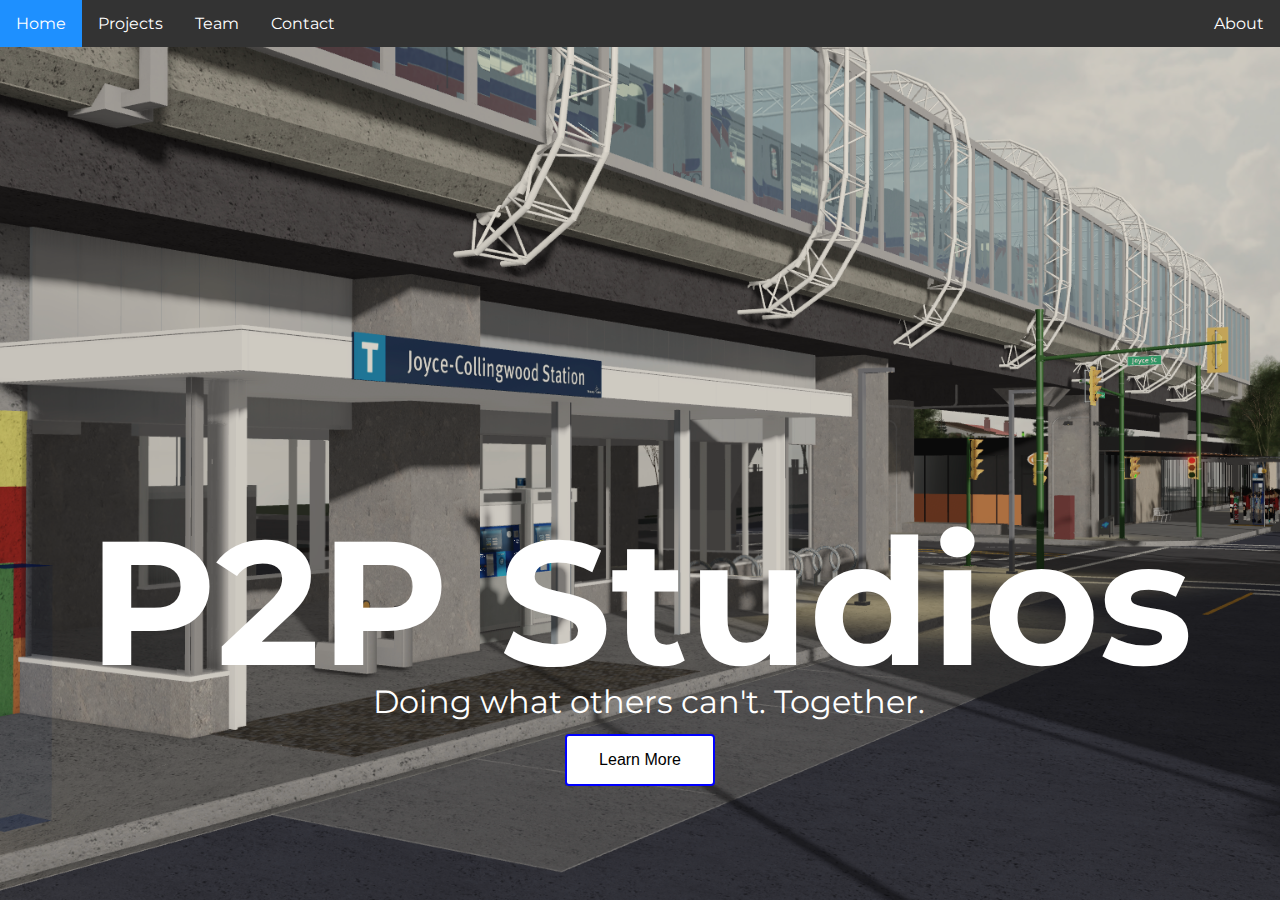
<file: pages/index.html>
<!DOCTYPE html>
<html lang="en">
<head>
    <meta charset="UTF-8">
    <meta name="viewport" content="width=device-width, initial-scale=1.0">
    <link rel="stylesheet" href="../css/unified-style.css">

    <!-- Google API Font Services -->

    <link rel="preconnect" href="https://fonts.googleapis.com">
    <link rel="preconnect" href="https://fonts.gstatic.com" crossorigin>
    <link href="https://fonts.googleapis.com/css2?family=Montserrat:ital,wght@0,100..900;1,100..900&display=swap" rel="stylesheet">
    <link rel="stylesheet" href="../css/index.css">
    <link rel="shortcut icon" href="../img/favicon.ico" type="image/x-icon">

    <title>Home</title>
</head>
<body>

    <ul id="nav-list">

        <li class="nav-item nav-active">
            <a class="nav-link" href="index.html">Home</a>
        </li>

        <li class="nav-item">
            <a class="nav-link" href="projects.html">Projects</a>
        </li>

        <li class="nav-item">
            <a class="nav-link" href="team.html">Team</a>
        </li>

        <li class="nav-item">
            <a class="nav-link" href="contact.html">Contact</a>
        </li>

        <li class="nav-item" id="about">
            <a class="nav-link" href="about.html">About</a>
        </li>
    </ul>

    <div id="main-page">
        <h1 id="header">
            P2P Studios
        </h1>
        <p>
            Doing what others can't. Together.
        </p>
        <a href="projects.html">
            <button type="button" id="learn-more">
                Learn More
            </button>
        </a>

    </div>

</body>
</html>
</file>
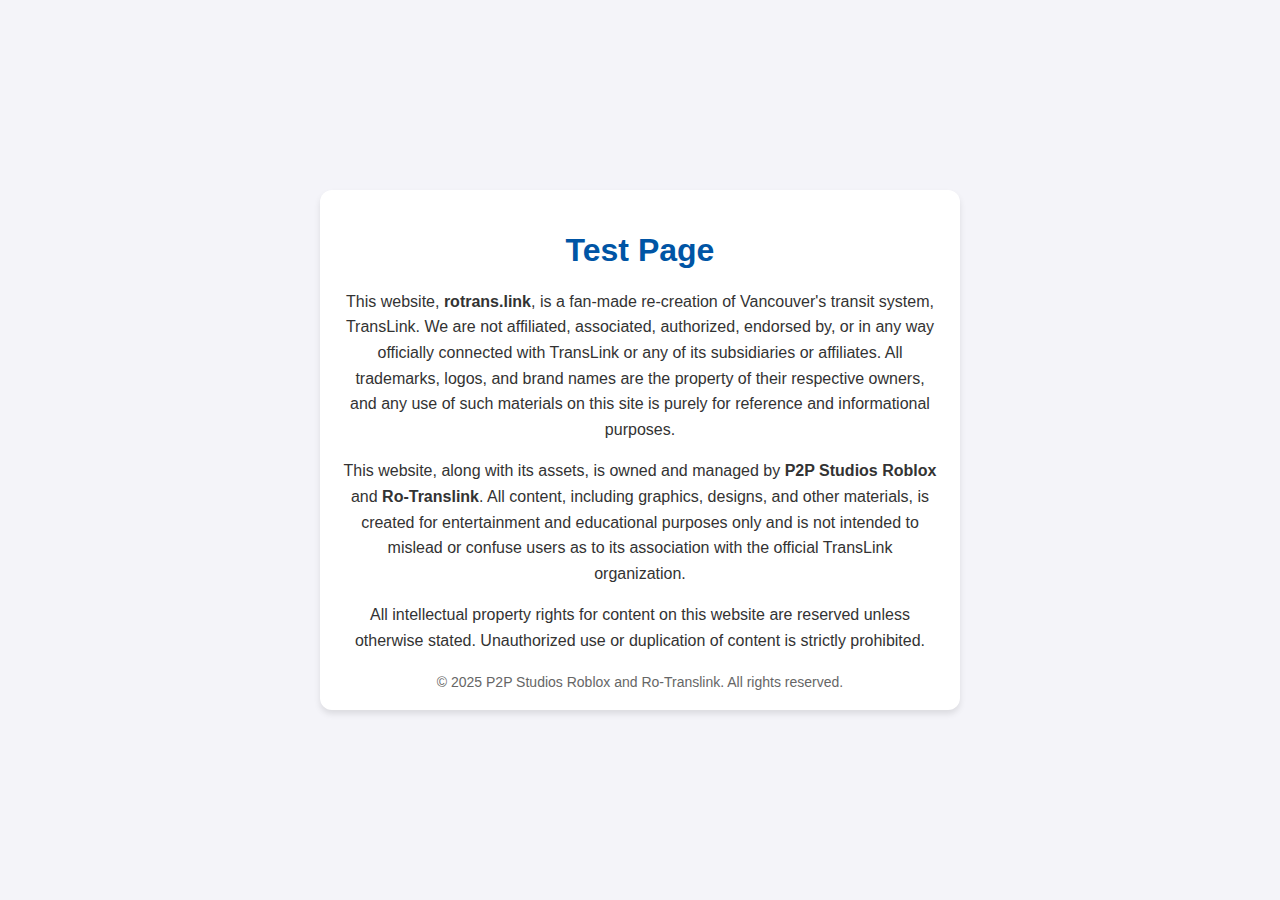
<file: test.html>
<!DOCTYPE html>
<html lang="en">
<head>
    <meta charset="UTF-8">
    <meta name="viewport" content="width=device-width, initial-scale=1.0">
    <title>Ro-Translink Website Under Development</title>
    <style>
        body {
            font-family: Arial, sans-serif;
            margin: 0;
            padding: 0;
            display: flex;
            justify-content: center;
            align-items: center;
            min-height: 100vh;
            background-color: #f4f4f9;
            color: #333;
        }
        .container {
            text-align: center;
            max-width: 600px;
            padding: 20px;
            background: #fff;
            border-radius: 12px;
            box-shadow: 0 4px 6px rgba(0, 0, 0, 0.1);
        }
        h1 {
            font-size: 2rem;
            color: #0055a5;
            margin-bottom: 20px;
        }
        p {
            font-size: 1rem;
            line-height: 1.6;
            margin-bottom: 15px;
        }
        .copyright {
            font-size: 0.875rem;
            color: #666;
            margin-top: 20px;
        }
    </style>
</head>
<body>
    <div class="container">
        <h1>Test Page</h1>
        <p>This website, <strong>rotrans.link</strong>, is a fan-made re-creation of Vancouver's transit system, TransLink. We are not affiliated, associated, authorized, endorsed by, or in any way officially connected with TransLink or any of its subsidiaries or affiliates. All trademarks, logos, and brand names are the property of their respective owners, and any use of such materials on this site is purely for reference and informational purposes.</p>
        <p>This website, along with its assets, is owned and managed by <strong>P2P Studios Roblox</strong> and <strong>Ro-Translink</strong>. All content, including graphics, designs, and other materials, is created for entertainment and educational purposes only and is not intended to mislead or confuse users as to its association with the official TransLink organization.</p>
        <p>All intellectual property rights for content on this website are reserved unless otherwise stated. Unauthorized use or duplication of content is strictly prohibited.</p>
        <div class="copyright">&copy; 2025 P2P Studios Roblox and Ro-Translink. All rights reserved.</div>
    </div>
</body>
</html>
</file>
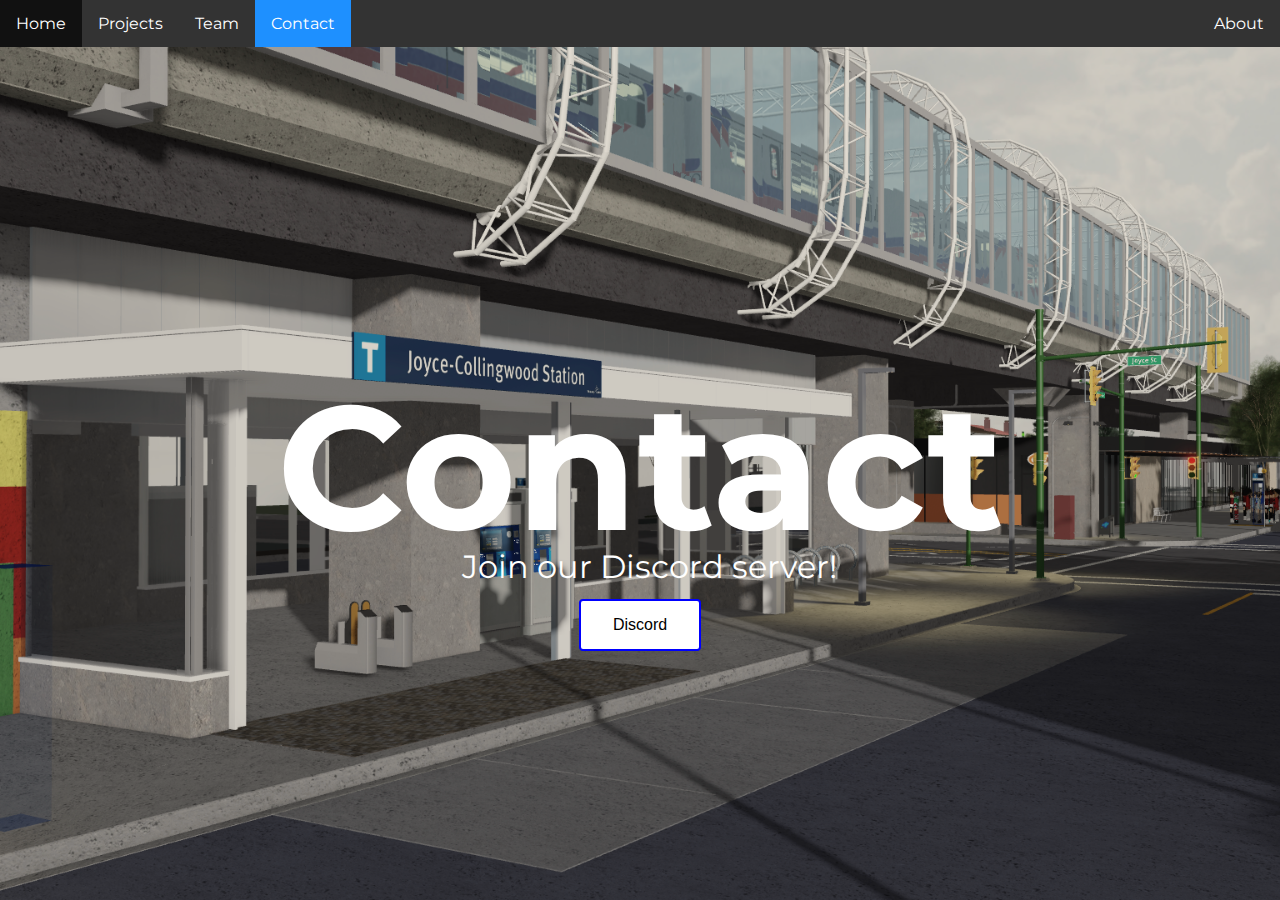
<file: pages/contact.html>
<!DOCTYPE html>
<html lang="en">
<head>
    <meta charset="UTF-8">
    <meta name="viewport" content="width=device-width, initial-scale=1.0">
    <link rel="stylesheet" href="../css/unified-style.css">

    <!-- Google API Font Services -->

    <link rel="preconnect" href="https://fonts.googleapis.com">
    <link rel="preconnect" href="https://fonts.gstatic.com" crossorigin>
    <link href="https://fonts.googleapis.com/css2?family=Montserrat:ital,wght@0,100..900;1,100..900&display=swap" rel="stylesheet">
    <link rel="stylesheet" href="../css/contact.css">
    <link rel="shortcut icon" href="../img/favicon.ico" type="image/x-icon">

    <title>Contact</title>
</head>
<body>

    <ul id="nav-list">

        <li class="nav-item">
            <a class="nav-link" href="index.html">Home</a>
        </li>

        <li class="nav-item">
            <a class="nav-link" href="projects.html">Projects</a>
        </li>

        <li class="nav-item">
            <a class="nav-link" href="team.html">Team</a>
        </li>

        <li class="nav-item nav-active">
            <a class="nav-link" href="contact.html">Contact</a>
        </li>

        <li class="nav-item" id="about">
            <a class="nav-link" href="about.html">About</a>
        </li>
    </ul>

    <div id="main-page">
        <h1 id="header">
            Contact
        </h1>
        <p>
            Join our Discord server!
        </p>
        <a href="https://discord.gg/XjEhYtZ7QM">
            <button type="button" id="learn-more">
                Discord
            </button>
        </a>

    </div>

</body>
</html>
</file>
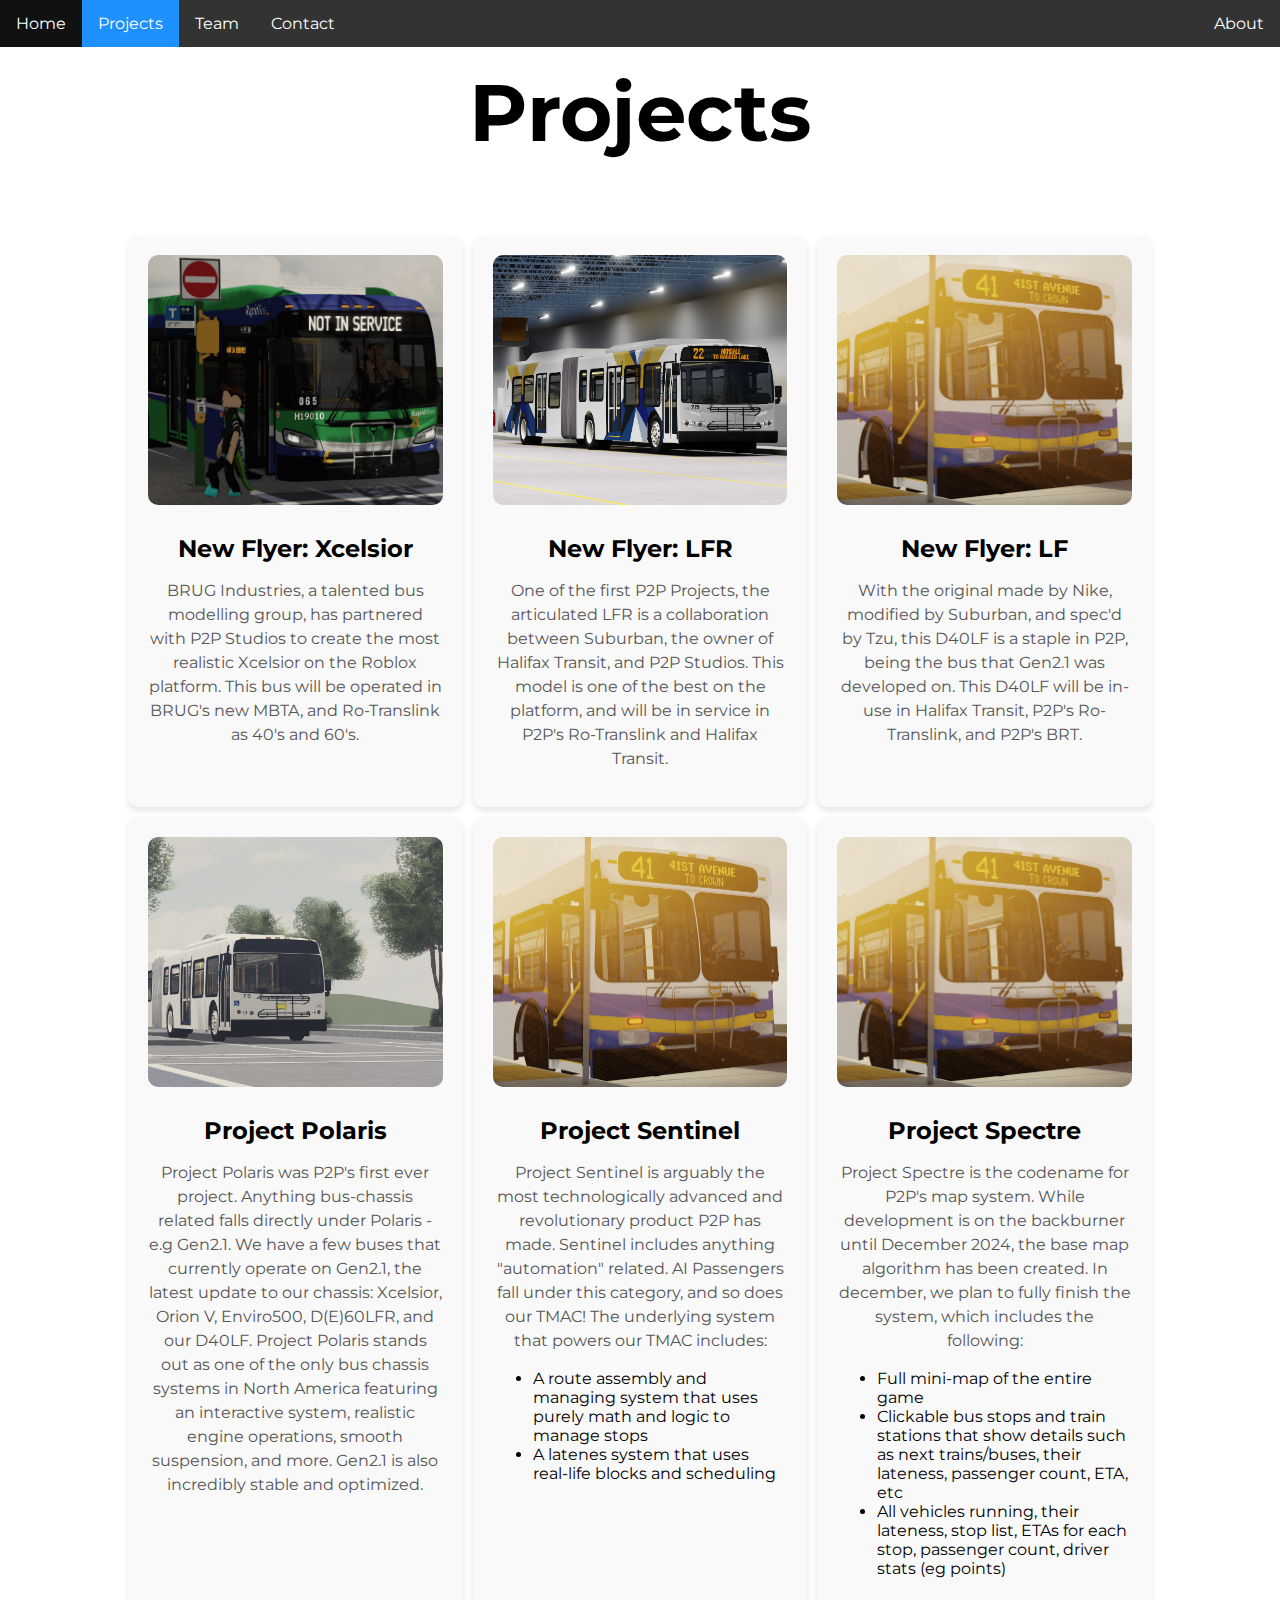
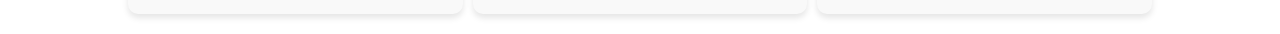
<file: pages/projects.html>
<!DOCTYPE html>
<html lang="en">
<head>
    <meta charset="UTF-8">
    <meta name="viewport" content="width=device-width, initial-scale=1.0">
    <link rel="stylesheet" href="../css/unified-style.css">
    <link rel="stylesheet" href="../css/projects.css">

    <!-- Google API Font Services -->

    <link rel="preconnect" href="https://fonts.googleapis.com">
    <link rel="preconnect" href="https://fonts.gstatic.com" crossorigin>
    <link href="https://fonts.googleapis.com/css2?family=Montserrat:ital,wght@0,100..900;1,100..900&display=swap" rel="stylesheet">
    <link rel="shortcut icon" href="../img/favicon.ico" type="image/x-icon">

    <title>Projects</title>
</head>
<body>

    <ul id="nav-list">
        <li class="nav-item">
            <a class="nav-link" href="index.html">Home</a>
        </li>

        <li class="nav-item nav-active">
            <a class="nav-link" href="projects.html">Projects</a>
        </li>

        <li class="nav-item">
            <a class="nav-link" href="team.html">Team</a>
        </li>

        <li class="nav-item">
            <a class="nav-link" href="contact.html">Contact</a>
        </li>

        <li class="nav-item" id="about">
            <a class="nav-link" href="about.html">About</a>
        </li>
    </ul>

    <div>

        <h1 id="Header">
            Projects
        </h1>

    </div>

        <!-- Projects -->

        <div id="projects">

            <div class="project margin-left">
                <img src="../img/projects/xcelsior.png" alt="" class="project-image">
                <h2 class="project-header">New Flyer: Xcelsior</h2>
                <p class="project-description">
                    BRUG Industries, a talented bus modelling group, has partnered with P2P Studios to create the most realistic Xcelsior on the Roblox platform. This bus will be operated in BRUG's new MBTA, and Ro-Translink as 40's and 60's.
                </p>
            </div>

            <div class="project margin">
                <img src="../img/projects/LFR.png" alt="" class="project-image">
                <h2 class="project-header">New Flyer: LFR</h2>
                <p class="project-description">
                    One of the first P2P Projects, the articulated LFR is a collaboration between Suburban, the owner of Halifax Transit, and P2P Studios. This model is one of the best on the platform, and will be in service in P2P's Ro-Translink and Halifax Transit.
                </p>
            </div>

            <div class="project margin">
                <img src="../img/projects/D40LF.png" alt="" class="project-image">
                <h2 class="project-header">New Flyer: LF</h2>
                <p class="project-description">
                    With the original made by Nike, modified by Suburban, and spec'd by Tzu, this D40LF is a staple in P2P, being the bus that Gen2.1 was developed on. This D40LF will be in-use in Halifax Transit, P2P's Ro-Translink, and P2P's BRT.
                </p>
            </div>

            <div class="project margin-left">
                <img src="../img/Polaris.png" alt="" class="project-image">
                <h2 class="project-header">Project Polaris</h2>
                <p class="project-description">
                    Project Polaris was P2P's first ever project. Anything bus-chassis related falls directly under Polaris - e.g Gen2.1. We have a few buses that currently operate on Gen2.1, the latest update to our chassis: Xcelsior, Orion V, Enviro500, D(E)60LFR, and our D40LF. Project Polaris stands out as one of the only bus chassis systems in North America featuring an interactive system, realistic engine operations, smooth suspension, and more. Gen2.1 is also incredibly stable and optimized.
                </p>
            </div>

            <div class="project margin">
                <img src="../img/projects/D40LF.png" alt="" class="project-image">
                <h2 class="project-header">Project Sentinel</h2>
                <p class="project-description">
                    Project Sentinel is arguably the most technologically advanced and revolutionary product P2P has made. Sentinel includes anything "automation" related. AI Passengers fall under this category, and so does our TMAC! The underlying system that powers our TMAC includes: <br>
                    <ul class="project-list">
                        <li class="project-list-item">A route assembly and managing system that uses purely math and logic to manage stops</li>
                        <li class="project-list-item">A latenes system that uses real-life blocks and scheduling</li>
                    </ul>
                </p>
            </div>

            <div class="project margin">
                <img src="../img/projects/D40LF.png" alt="" class="project-image">
                <h2 class="project-header">Project Spectre</h2>
                <p class="project-description">
                    Project Spectre is the codename for P2P's map system. While development is on the backburner until December 2024, the base map algorithm has been created. In december, we plan to fully finish the system, which includes the following:

                    <ul class="project-list">
                        <li class="project-list-item">Full mini-map of the entire game</li>
                        <li class="project-list-item">Clickable bus stops and train stations that show details such as next trains/buses, their lateness, passenger count, ETA, etc</li>
                        <li class="project-list-item">All vehicles running, their lateness, stop list, ETAs for each stop, passenger count, driver stats (eg points)</li>
                    </ul>
                </p>
            </div>

        </div>

</body>
</html>
</file>
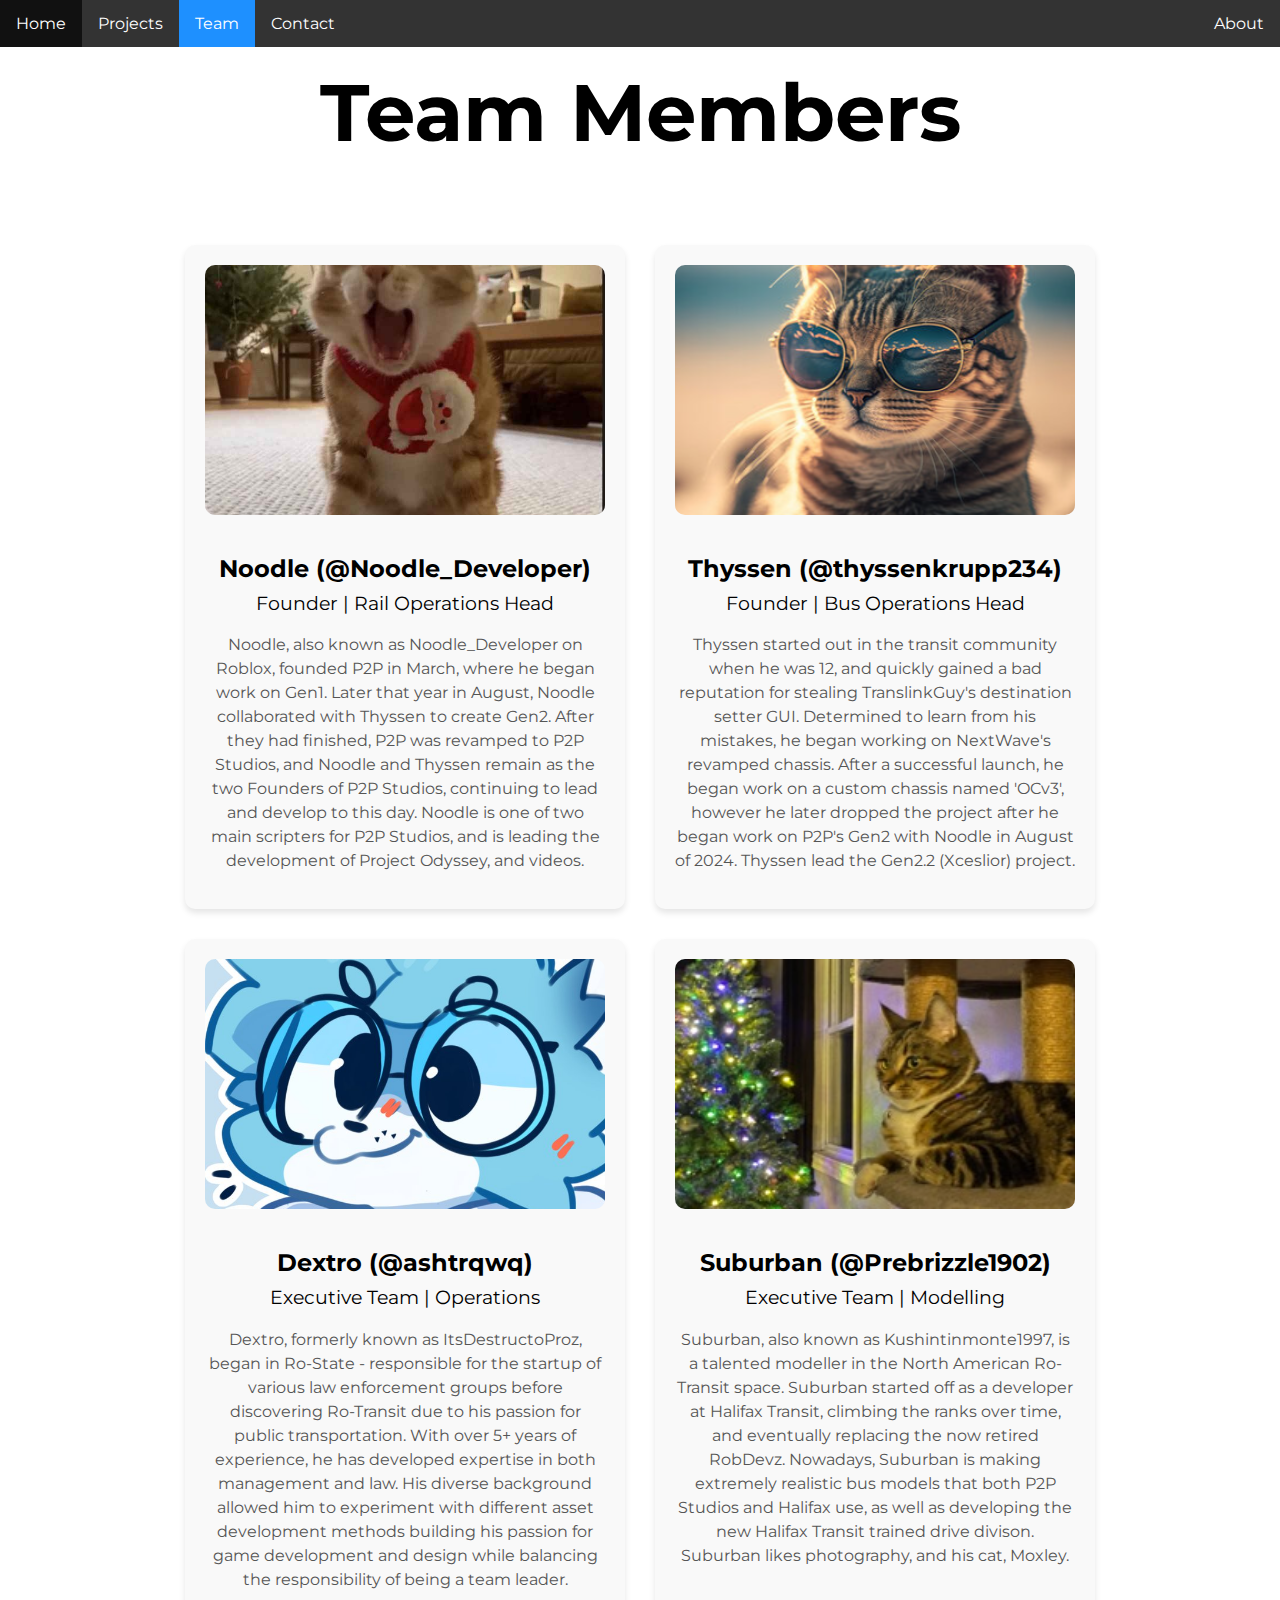
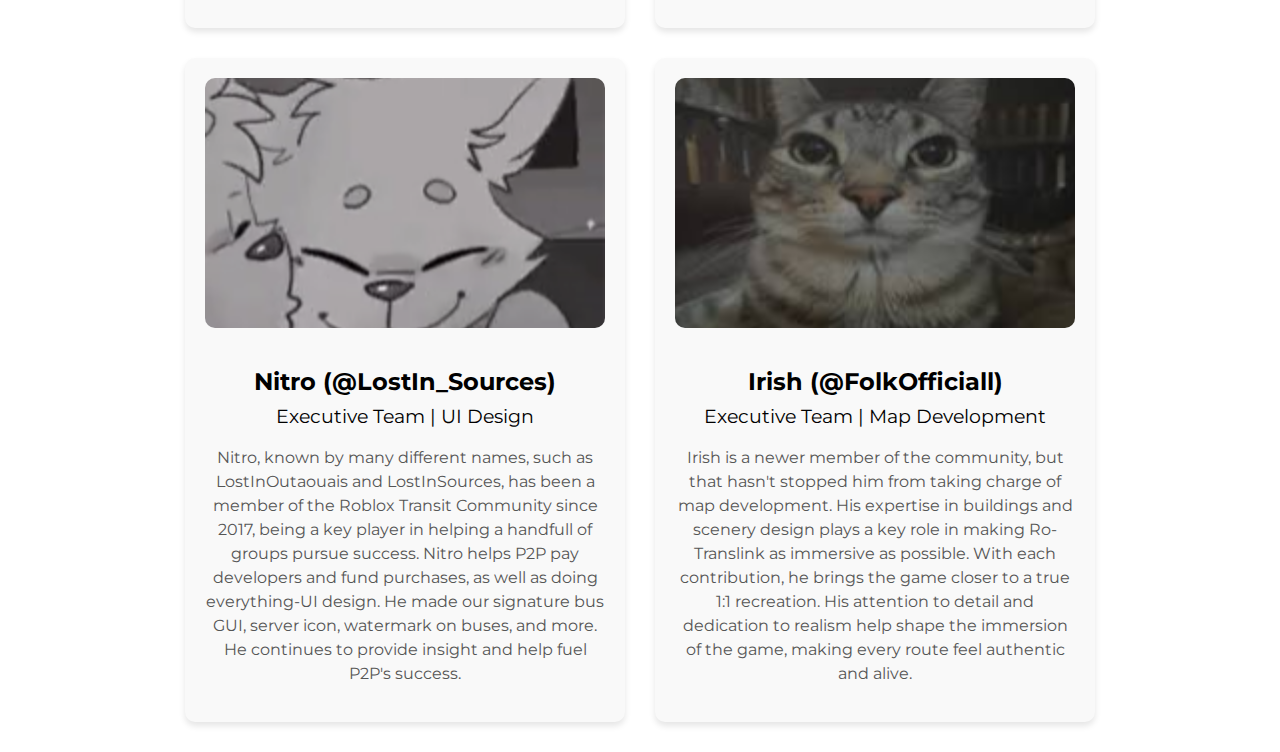
<file: pages/team.html>
<!DOCTYPE html>
<html lang="en">
<head>
    <meta charset="UTF-8">
    <meta name="viewport" content="width=device-width, initial-scale=1.0">
    <link rel="stylesheet" href="../css/unified-style.css">
    <link rel="stylesheet" href="../css/team.css">

    <!-- Google API Font Services -->

    <link rel="preconnect" href="https://fonts.googleapis.com">
    <link rel="preconnect" href="https://fonts.gstatic.com" crossorigin>
    <link href="https://fonts.googleapis.com/css2?family=Montserrat:ital,wght@0,100..900;1,100..900&display=swap" rel="stylesheet">
    <link rel="shortcut icon" href="../img/favicon.ico" type="image/x-icon">

    <title>Team</title>
</head>
<body>

    <ul id="nav-list">
        <li class="nav-item">
            <a class="nav-link" href="index.html">Home</a>
        </li>

        <li class="nav-item">
            <a class="nav-link" href="projects.html">Projects</a>
        </li>

        <li class="nav-item nav-active">
            <a class="nav-link" href="team.html">Team</a>
        </li>

        <li class="nav-item">
            <a class="nav-link" href="contact.html">Contact</a>
        </li>

        <li class="nav-item" id="about">
            <a class="nav-link" href="about.html">About</a>
        </li>
    </ul>

    <div>

        <h1 id="Header">
            Team Members
        </h1>

    </div>

        <!-- Members -->

        <div id="members">

            <div class="member margin-left">
                <img src="../img/team/noodle_pfp.jpg" alt="" class="member-image">
                <h2 class="member-header">Noodle (@Noodle_Developer)</h2>
                <h3 class="member-position">Founder | Rail Operations Head</h3>
                <p class="member-description">
                    Noodle, also known as Noodle_Developer on Roblox, founded P2P in March, where he began work on Gen1. Later that year in August, Noodle collaborated with Thyssen to create Gen2. After they had finished, P2P was revamped to P2P Studios, and Noodle and Thyssen remain as the two Founders of P2P Studios, continuing to lead and develop to this day. Noodle is one of two main scripters for P2P Studios, and is leading the development of Project Odyssey, and videos.
                </p>
            </div>

            <div class="member margin">
                <img src="../img/team/linc_pfp.png" alt="" class="member-image">
                <h2 class="member-header">Thyssen (@thyssenkrupp234)</h2>
                <h3 class="member-position">Founder | Bus Operations Head</h3>
                <p class="member-description">
                    Thyssen started out in the transit community when he was 12, and quickly gained a bad reputation for stealing TranslinkGuy's destination setter GUI. Determined to learn from his mistakes, he began working on NextWave's revamped chassis. After a successful launch, he began work on a custom chassis named 'OCv3', however he later dropped the project after he began work on P2P's Gen2 with Noodle in August of 2024. Thyssen lead the Gen2.2 (Xceslior) project.
                </p>
            </div>

            <div class="member margin">
                <img src="../img/team/dextro.jpg" alt="" class="member-image">
                <h2 class="member-header">Dextro (@ashtrqwq)</h2>
                <h3 class="member-position">Executive Team | Operations</h3>
                <p class="member-description">
                    Dextro, formerly known as ItsDestructoProz, began in Ro-State - responsible for the startup of various law enforcement groups before discovering Ro-Transit due to his passion for public transportation. With over 5+ years of experience, he has developed expertise in both management and law. His diverse background allowed him to experiment with different asset development methods building his passion for game development and design while balancing the responsibility of being a team leader.
                </p>
            </div>

            <div class="member margin">
                <img src="../img/team/suburban_pfp.jpg" alt="" class="member-image">
                <h2 class="member-header">Suburban (@Prebrizzle1902)</h2>
                <h3 class="member-position">Executive Team | Modelling</h3>
                <p class="member-description">
                    Suburban, also known as Kushintinmonte1997, is a talented modeller in the North American Ro-Transit space. Suburban started off as a developer at Halifax Transit, climbing the ranks over time, and eventually replacing the now retired RobDevz. Nowadays, Suburban is making extremely realistic bus models that both P2P Studios and Halifax use, as well as developing the new Halifax Transit trained drive divison. Suburban likes photography, and his cat, Moxley.
                </p>
            </div>

            <div class="member margin">
                <img src="../img/team/nitro_pfp.png" alt="" class="member-image">
                <h2 class="member-header">Nitro (@LostIn_Sources)</h2>
                <h3 class="member-position">Executive Team | UI Design</h3>
                <p class="member-description">
                    Nitro, known by many different names, such as LostInOutaouais and LostInSources, has been a member of the Roblox Transit Community since 2017, being a key player in helping a handfull of groups pursue success. Nitro helps P2P pay developers and fund purchases, as well as doing everything-UI design. He made our signature bus GUI, server icon, watermark on buses, and more. He continues to provide insight and help fuel P2P's success.
                </p>
            </div>

            <div class="member margin">
                <img src="../img/team/irish_pfp.png" alt="" class="member-image">
                <h2 class="member-header">Irish (@FolkOfficiall)</h2>
                <h3 class="member-position">Executive Team | Map Development</h3>
                <p class="member-description">
                    Irish is a newer member of the community, but that hasn't stopped him from taking charge of map development. His expertise in buildings and scenery design plays a key role in making Ro-Translink as immersive as possible. With each contribution, he brings the game closer to a true 1:1 recreation. His attention to detail and dedication to realism help shape the immersion of the game, making every route feel authentic and alive.                </p>
            </div>
        </div>
</body>
</html>
</file>
<file: css/unified-style.css>
/* Define Body */
body, html {
    font-family: "Montserrat", serif;
    font-optical-sizing: auto;
    font-style: normal;
    width: 100%;
    height: 100%;
    margin: 0;
    padding: 0;
}

/* Navigation Bar */

#nav-list {
    list-style-type: none;
    margin: 0;
    padding: 0;
    overflow: hidden;
    background-color: #333;
    font-weight: 400;
    position: fixed;
    top: 0;
    width: 100%;
    border: 0%;
}

.nav-item {
    float: left;
}

.nav-link {
    display: block;
    color: white;
    text-align: center;
    padding: 14px 16px;
    text-decoration: none;
    transition: background-color 0.25s;
}

/* Active Nav Item */
.nav-item.nav-active .nav-link {
    background-color: dodgerblue; /* Ensure active link is always dodgerblue */
}

/* Hover colour */
.nav-link:hover {
    background-color: #111;
}

/* Special Styling for About */
#about.nav-item {
    float: right;
}

.no-style {
    text-decoration: none;
}

td {
    display: block;
}
</file>
<file: css/index.css>
/* For the index.html page only */

#main-page {
    background-image: url("../img/Joyce1.png");
    height: 100vh; /* Ensures the section always takes the full height of the viewport */
    background-position: center;
    background-repeat: no-repeat;
    background-size: cover;
    text-align: center;
}

#header {
    font-size: 1100%; /* Scales font size with viewport width */
    color: white;
    margin: 0;
    padding-top: 55vh;
}

#main-page p {
    font-size: 200%; /* Scales font size with viewport width */
    font-weight: 400;
    color: white;
    margin: -3vh 0 0 0; /* Add consistent spacing below the heading */
    padding-left: 2vh;
}

#learn-more {
    background-color: white;
    border: 2px solid blue;
    padding: 15px 32px;
    text-align: center;
    text-decoration: none;
    display: inline-block;
    font-size: 16px;
    border-radius: 4px;
    transition-duration: 0.4s;
    text-align: center;
    margin-top: 1%;
    color: black;
}

#learn-more:hover {
    background-color: blue;
    color: white;
}
</file>
<file: css/contact.css>
/* For the index.html page only */

#main-page {
    background-image: url("../img/Joyce1.png");
    height: 100vh; /* Ensures the section always takes the full height of the viewport */
    background-position: center;
    background-repeat: no-repeat;
    background-size: cover;
    text-align: center;
}

#header {
    font-size: 1100%; /* Scales font size with viewport width */
    color: white;
    margin: 0;
    padding-top: 40vh;
}

#main-page p {
    font-size: 200%; /* Scales font size with viewport width */
    font-weight: 400;
    color: white;
    margin: -3vh 0 0 0; /* Add consistent spacing below the heading */
    padding-left: 2vh;
}

#learn-more {
    background-color: white;
    border: 2px solid blue;
    padding: 15px 32px;
    text-align: center;
    text-decoration: none;
    display: inline-block;
    font-size: 16px;
    border-radius: 4px;
    transition-duration: 0.4s;
    text-align: center;
    margin-top: 1%;
    color: black;
}

#learn-more:hover {
    background-color: blue;
    color: white;
}
</file>
<file: css/projects.css>
/* Container for all cards */
#projects {
    display: flex;
    flex-wrap: wrap;
    justify-content: space-around; /* Ensures cards fill available space evenly */
    gap: 10px; /* Adjust spacing between cards */
    padding: 20px; /* Adds padding around the container */
    margin: 0 auto;
    max-width: 80%; /* Allow container to take up more space on the screen */
}

/* Individual project card */
.project {
    background: #f9f9f9;
    border-radius: 10px;
    box-shadow: 0 4px 6px rgba(0, 0, 0, 0.1);
    flex: 1 1 calc(30% - 20px); /* Cards take up ~30% of the container width, minus spacing */
    max-width: 400px; /* Optional: Sets an upper limit for very large screens */
    padding: 20px;
    text-align: center;
    transition: transform 0.3s, box-shadow 0.3s;
}

/* Ensure images and content scale properly */
.project-image {
    width: 100%;
    height: 250px; /* Increase the image height */
    object-fit: cover;
    border-radius: 10px;
    margin-bottom: 15px;
}

/* Project title */
.project-header {
    font-size: 1.5em;
    margin: 10px 0;
}

/* Project description */
.project-description {
    font-size: 1em;
    color: #555;
    line-height: 1.5;
}

div h1#Header {
    font-size: 500%;
    text-align: center;
    margin-top: 5%;
    padding: 0;
}

.project-list {
    text-align: left;
}
</file>
<file: css/team.css>
/* Container for all cards */
#members {
    display: flex;
    flex-wrap: wrap;
    justify-content: center; /* Center-aligns all cards */
    gap: 10px; /* Adjust spacing between cards */
    padding: 20px; /* Adds padding around the container */
    margin: 0 auto;
    max-width: 80%; /* Allow container to take up more space on the screen */
}

/* Individual team member card */
.member {
    background: #f9f9f9;
    border-radius: 10px;
    box-shadow: 0 4px 6px rgba(0, 0, 0, 0.1);
    flex: 1 1 calc(30% - 20px); /* Cards take up ~30% of the container width, minus spacing */
    max-width: 400px; /* Optional: Sets an upper limit for very large screens */
    padding: 20px;
    text-align: center;
    transition: transform 0.3s, box-shadow 0.3s;
    margin: 10px; /* Adds margin to ensure proper spacing around each card */
}

/* Ensure images and content scale properly */
.member-image {
    width: 100%;
    height: 250px; /* Increase the image height */
    object-fit: cover;
    border-radius: 10px;
    margin-bottom: 15px;
}

/* Team member title */
.member-name {
    font-size: 1.5em;
    margin: 10px 0;
}

/* Team member description */
.member-description {
    font-size: 1em;
    color: #555;
    line-height: 1.5;
}

/* Header styling */
div h1#Header {
    font-size: 500%;
    text-align: center;
    margin-top: 5%;
    padding: 0;
}

.member-header {
    margin-bottom: 0;
}

.member-position {
    margin-top: 1vh;
    font-weight: 400;
}
</file>
